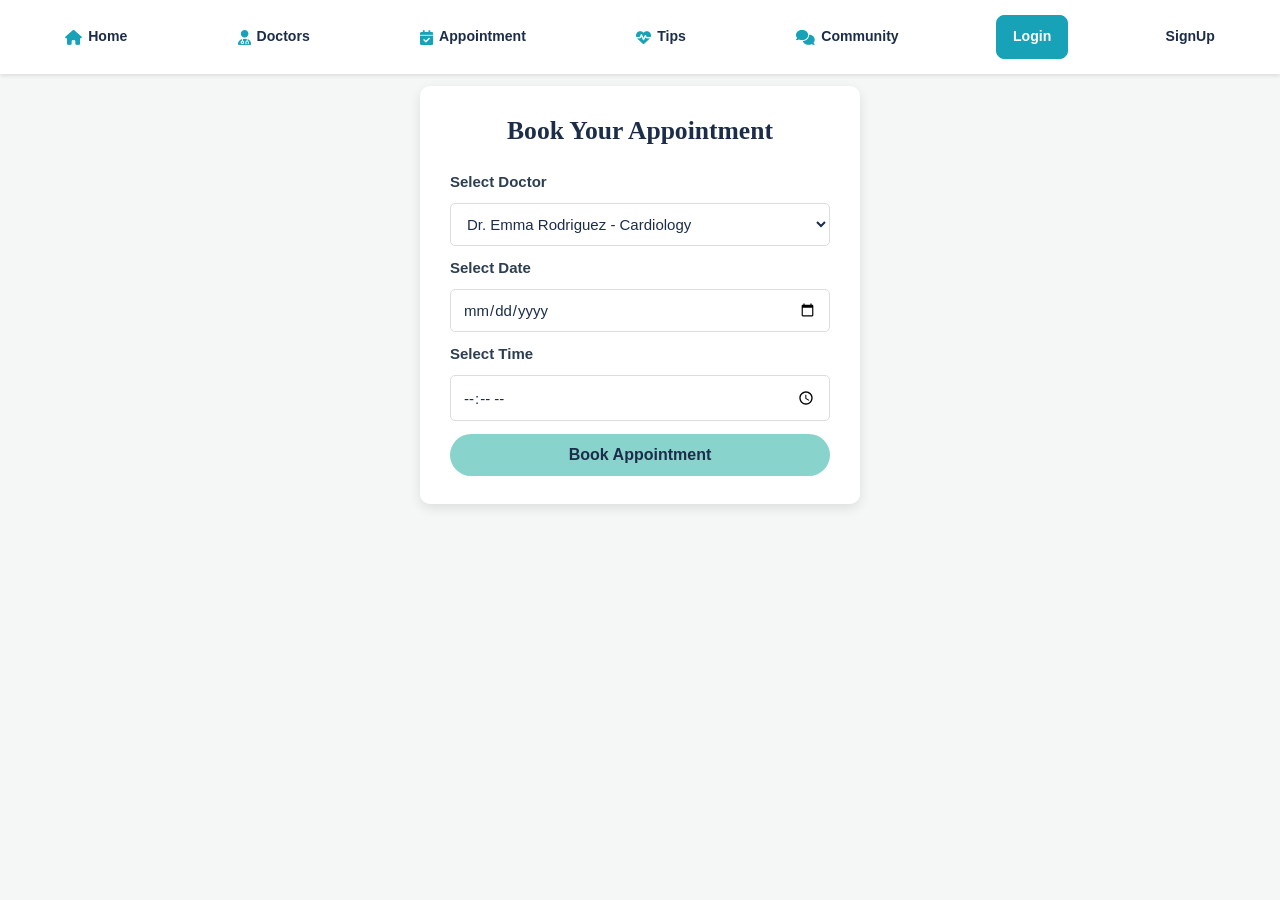
<file: pages/appointments.html>
<!DOCTYPE html>
<html lang="en">
<head>
    <meta charset="UTF-8">
    <meta name="viewport" content="width=device-width, initial-scale=1.0">
    <title>Book Appointment - HealthCare System</title>

<link  rel="stylesheet" href="../styles/appointment.css"/>
<link rel="stylesheet" href="https://cdnjs.cloudflare.com/ajax/libs/font-awesome/6.5.0/css/all.min.css" />
</head>


<body>
   <header>
    <nav>
        <ul>
            <li><a href="HomePage.HTML"><i class="fas fa-home"></i> Home</a></li>
            <li><a href="Doctors.html"><i class="fas fa-user-md"></i> Doctors</a></li>
            <li><a href="appointments.html"><i class="fas fa-calendar-check"></i> Appointment</a></li>
            <li><a href="Health-tips.html"><i class="fas fa-heartbeat"></i> Tips</a></li>
            <li><a href="community.html"><i class="fas fa-comments"></i> Community</a></li>
            <li><a href="index.html">Login</a></li>
            <li><a href="signup.html">SignUp</a> </li>
        </ul>
    </nav>
</header>
<div class="header-spacer"></div>
    <div id="appointment-container">
        <div class="form-container">
            <h2>Book Your Appointment</h2>
               <form id="appointmentForm" action="../php/submit_appointment.php" method="POST">
                <label for="doctor">Select Doctor</label>
                  <select id="doctor" name="doctor" required>
          <option value="Dr. Emma Rodriguez">Dr. Emma Rodriguez - Cardiology</option>
          <option value="Dr. Jacob Nguyen">Dr. Jacob Nguyen - Pediatrics</option>
          <option value="Dr. Michael Smith">Dr. Michael Smith - Dermatology</option>
          <option value="Dr. Sophia Patel">Dr. Sophia Patel - Orthopedics</option>
          <option value="Dr. Julia Clarke">Dr. Julia Clarke - Neurology</option>
          <option value="Dr. Lara Lee">Dr. Lara Lee - General Medicine</option>
          <option value="Dr. Andrew King">Dr. Andrew King - Gynecology</option>
          <option value="Dr. David Lee">Dr. David Lee - Urology</option>
          <option value="Dr. Clara Johnson">Dr. Clara Johnson - Ophthalmology</option>
          <option value="Dr. Paul Adams">Dr. Paul Adams - Endocrinology</option>
        </select>

                <label for="date">Select Date</label>
                <input type="date" id="date" name="date" required>

                <label for="time">Select Time</label>
                <input type="time" id="time" name="time" required>

                <button type="submit">Book Appointment</button>
            </form>
        </div>
    </div>
<!-- Doctor Info Modal -->
<div id="doctorModal" class="modal">
  <div class="modal-content">
    <span class="close">&times;</span>
    <h2 id="modalName"></h2>
    <p id="modalSpecialty"></p>
    <p id="modalExperience"></p>
    <p id="modalLocation"></p>
    <p id="modalAvailability"></p>
  </div>
</div>

<script>
const doctorSelect = document.getElementById("doctor");
const modal = document.getElementById("doctorModal");
const closeBtn = document.querySelector(".close");

doctorSelect.addEventListener("change", function() {
  const selectedOption = this.options[this.selectedIndex].text;
  // Example: "Dr. Emma Rodriguez - Cardiology"

  // Split into name and specialty
  const [name, specialty] = selectedOption.split(" - ");

  // Fill modal
  document.getElementById("modalName").textContent = name;
  document.getElementById("modalSpecialty").textContent = "Specialty: " + (specialty || "N/A");
  document.getElementById("modalExperience").textContent = "Experience: (to be shown)";
  document.getElementById("modalLocation").textContent = "Location: (to be shown)";
  document.getElementById("modalAvailability").textContent = "Availability: (to be shown)";

  // Show modal
  modal.style.display = "block";
});

// Close modal
closeBtn.onclick = () => modal.style.display = "none";
window.onclick = (event) => { if (event.target == modal) modal.style.display = "none"; };
</script>

<script>
const appointmentForm = document.getElementById("appointmentForm");

appointmentForm.addEventListener("submit", async function (event) {
    event.preventDefault();

    try {
        const response = await fetch("../php/check_session.php");

        if (!response.ok) {
            throw new Error("Could not check login status.");
        }

        const session = await response.json();

        if (!session.loggedIn) {
            showLoginNotification();
            return;
        }

        // Submit the form only if the user is logged in.
        appointmentForm.submit();

    } catch (error) {
        console.error("Login check failed:", error);
        showLoginNotification(
            "We couldn't verify your login. Please try again."
        );
    }
});

function showLoginNotification(message = "") {
    // Prevent duplicate notifications.
    if (document.querySelector(".login-notification-overlay")) {
        return;
    }

    const overlay = document.createElement("div");
    overlay.className = "login-notification-overlay";

    overlay.innerHTML = `
        <div class="login-notification" role="alertdialog"
             aria-modal="true" aria-labelledby="loginNotificationTitle">

            <button type="button"
                    class="login-notification-close"
                    aria-label="Close notification">
                &times;
            </button>

            <div class="login-notification-icon">
                <i class="fas fa-lock" aria-hidden="true"></i>
            </div>

            <h3 id="loginNotificationTitle">
                ${message ? "Login verification failed" : "Login required"}
            </h3>

            <p>
                ${message ||
                "Please log in with your patient account to book an appointment."}
            </p>

            <div class="login-notification-actions">
                <a href="index.html?error=login_required"
                   class="login-notification-button">
                    Log In
                </a>

                <button type="button"
                        class="login-notification-dismiss">
                    Maybe later
                </button>
            </div>
        </div>
    `;

    document.body.appendChild(overlay);

    const closeNotification = () => overlay.remove();

    overlay.querySelector(".login-notification-close")
        .addEventListener("click", closeNotification);

    overlay.querySelector(".login-notification-dismiss")
        .addEventListener("click", closeNotification);

    // Close if the user clicks outside the notification.
    overlay.addEventListener("click", (event) => {
        if (event.target === overlay) {
            closeNotification();
        }
    });

    // Close with the Escape key.
    function handleEscape(event) {
        if (event.key === "Escape") {
            closeNotification();
            document.removeEventListener("keydown", handleEscape);
        }
    }

    document.addEventListener("keydown", handleEscape);
}

// Show the notification if the PHP handler redirected here.
const appointmentParams = new URLSearchParams(window.location.search);

if (appointmentParams.get("error") === "login_required") {
    showLoginNotification();

    window.history.replaceState(
        {},
        document.title,
        window.location.pathname
    );
}
</script>
</body>

</html>
</file>
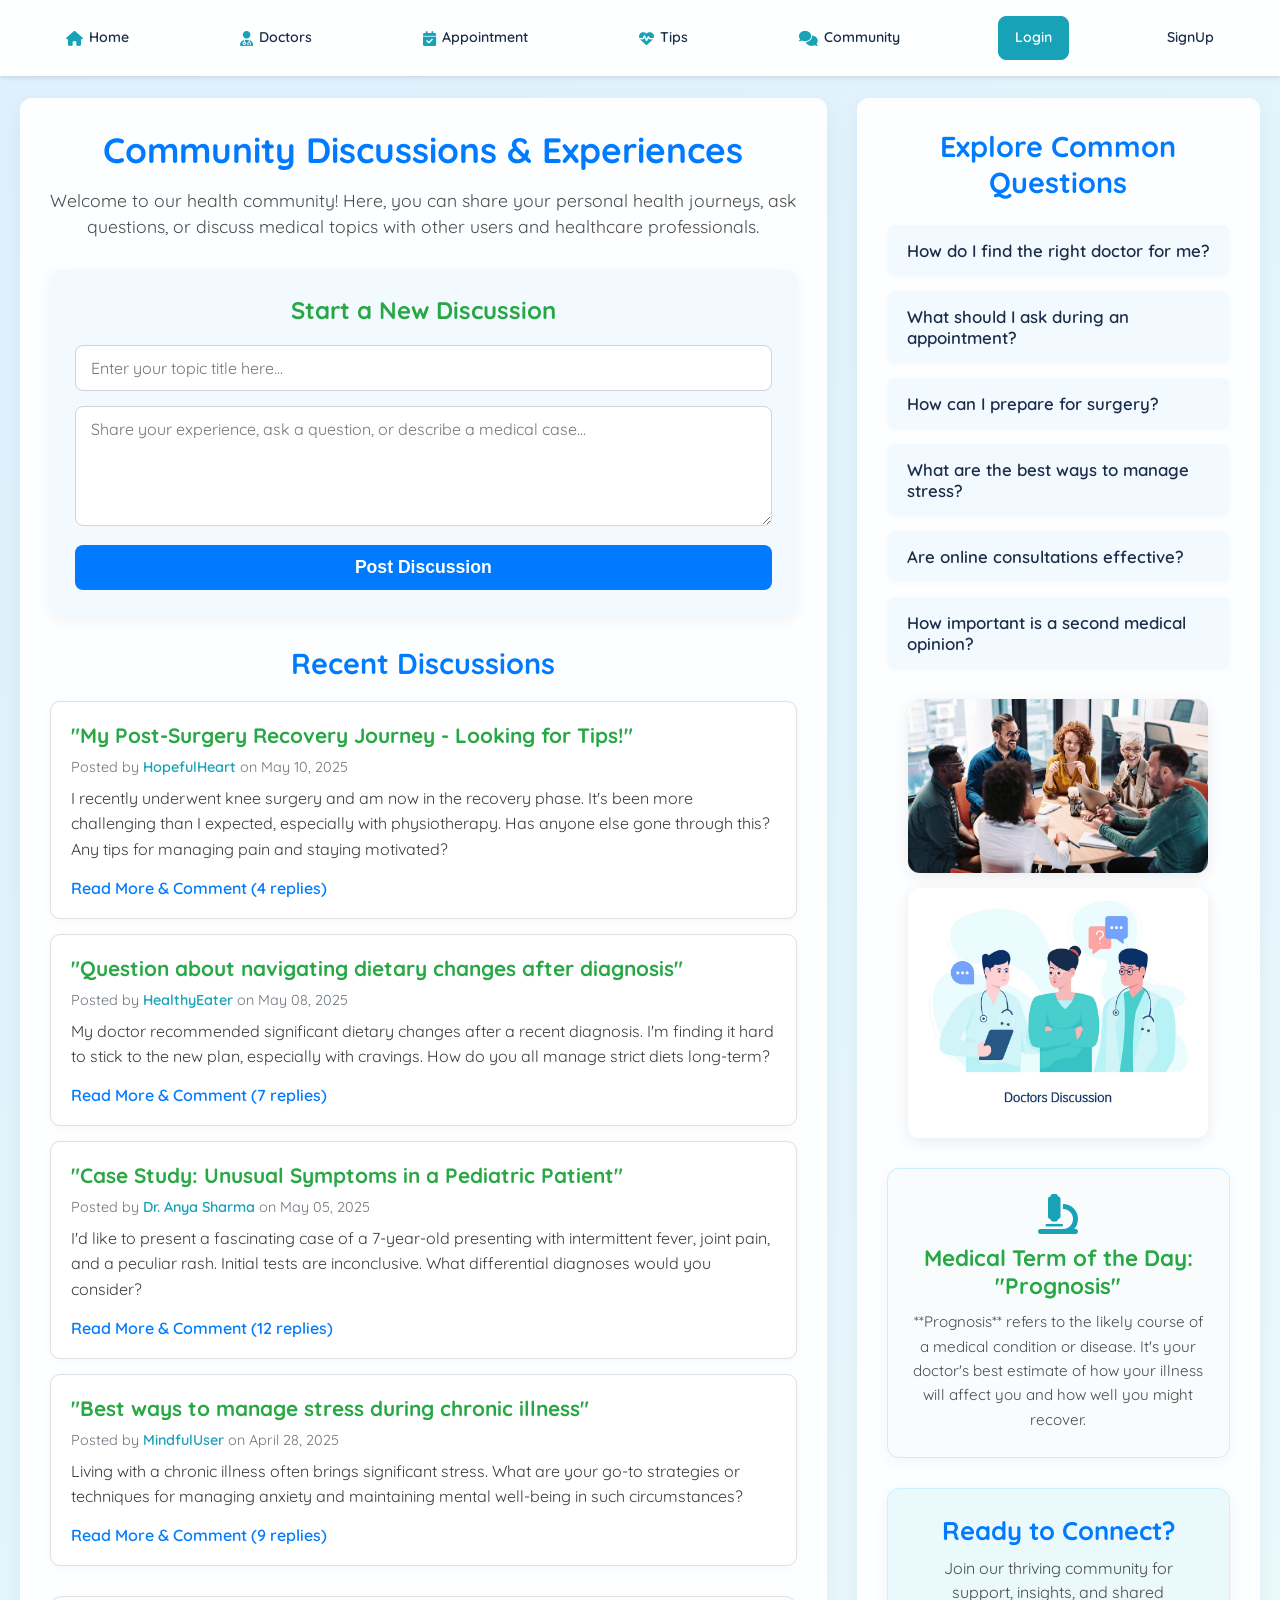
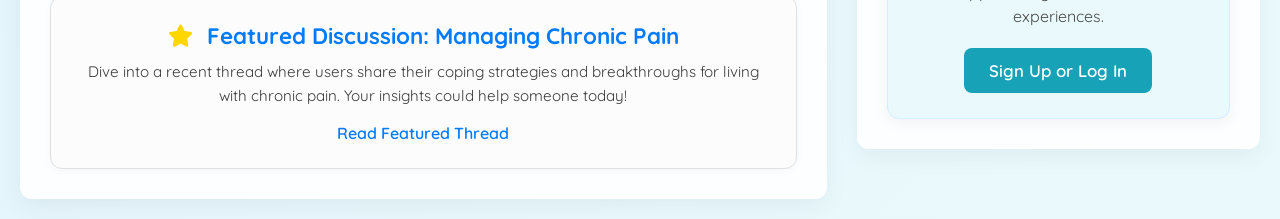
<file: pages/community.html>
<!DOCTYPE html>
<html lang="en">
<head>
    <meta charset="UTF-8" />
    <meta name="viewport" content="width=device-width, initial-scale=1.0" />
    <title>Community Discussions - Health Tips</title>
    <link href="https://fonts.googleapis.com/css2?family=Quicksand:wght@400;600&display=swap" rel="stylesheet">
    <link rel="stylesheet" href="https://cdnjs.cloudflare.com/ajax/libs/font-awesome/6.5.0/css/all.min.css" />
<link rel="stylesheet" href="../styles/community.css"/>
</head>
<body>

<header>
    <nav>
        <ul>
            <li><a href="HomePage.HTML"><i class="fas fa-home"></i> Home</a></li>
            <li><a href="Doctors.html"><i class="fas fa-user-md"></i> Doctors</a></li>
            <li><a href="appointments.html"><i class="fas fa-calendar-check"></i> Appointment</a></li>
            <li><a href="Health-tips.html"><i class="fas fa-heartbeat"></i> Tips</a></li>
            <li><a href="community.html"><i class="fas fa-comments"></i> Community</a></li>
            <li><a href="index.html">Login</a></li>
            <li><a href="signup.html">SignUp</a> </li>
        </ul>
    </nav>
</header>

<div class="header-spacer"></div>

<main>
    <div class="community-section">
        <h2>Community Discussions & Experiences</h2>
        <p class="community-intro">
            Welcome to our health community! Here, you can share your personal health journeys, ask questions, or discuss medical topics with other users and healthcare professionals.
        </p>

        <div class="new-post-area">
            <h3>Start a New Discussion</h3>
            <input type="text" placeholder="Enter your topic title here..." class="post-title-input">
            <textarea placeholder="Share your experience, ask a question, or describe a medical case..." class="post-content-input"></textarea>
            <button class="post-button">Post Discussion</button>
        </div>

        <div class="discussion-list">
            <h3>Recent Discussions</h3>

            <div class="discussion-post">
                <h4>"My Post-Surgery Recovery Journey - Looking for Tips!"</h4>
                <p class="post-meta">Posted by <span class="author">HopefulHeart</span> on May 10, 2025</p>
                <p class="post-excerpt">
                    I recently underwent knee surgery and am now in the recovery phase. It's been more challenging than I expected, especially with physiotherapy. Has anyone else gone through this? Any tips for managing pain and staying motivated?
                </p>
                <a href="#" class="read-more">Read More & Comment (4 replies)</a>
            </div>

            <div class="discussion-post">
                <h4>"Question about navigating dietary changes after diagnosis"</h4>
                <p class="post-meta">Posted by <span class="author">HealthyEater</span> on May 08, 2025</p>
                <p class="post-excerpt">
                    My doctor recommended significant dietary changes after a recent diagnosis. I'm finding it hard to stick to the new plan, especially with cravings. How do you all manage strict diets long-term?
                </p>
                <a href="#" class="read-more">Read More & Comment (7 replies)</a>
            </div>

            <div class="discussion-post">
                <h4>"Case Study: Unusual Symptoms in a Pediatric Patient"</h4>
                <p class="post-meta">Posted by <span class="author">Dr. Anya Sharma</span> on May 05, 2025</p>
                <p class="post-excerpt">
                    I'd like to present a fascinating case of a 7-year-old presenting with intermittent fever, joint pain, and a peculiar rash. Initial tests are inconclusive. What differential diagnoses would you consider?
                </p>
                <a href="#" class="read-more">Read More & Comment (12 replies)</a>
            </div>

            <div class="discussion-post">
                <h4>"Best ways to manage stress during chronic illness"</h4>
                <p class="post-meta">Posted by <span class="author">MindfulUser</span> on April 28, 2025</p>
                <p class="post-excerpt">
                    Living with a chronic illness often brings significant stress. What are your go-to strategies or techniques for managing anxiety and maintaining mental well-being in such circumstances?
                </p>
                <a href="#" class="read-more">Read More & Comment (9 replies)</a>
            </div>

        </div>

        <div class="featured-content-box">
            <h4><i class="fas fa-star featured-icon"></i> Featured Discussion: Managing Chronic Pain</h4>
            <p>Dive into a recent thread where users share their coping strategies and breakthroughs for living with chronic pain. Your insights could help someone today!</p>
            <a href="#" class="read-more">Read Featured Thread</a>
        </div>
    </div>

    <div class="community-questions-sidebar">
        <h3>Explore Common Questions</h3>
        <div class="question-item">
            <a href="#">How do I find the right doctor for me?</a>
        </div>
        <div class="question-item">
            <a href="#">What should I ask during an appointment?</a>
        </div>
        <div class="question-item">
            <a href="#">How can I prepare for surgery?</a>
        </div>
        <div class="question-item">
            <a href="#">What are the best ways to manage stress?</a>
        </div>
        <div class="question-item">
            <a href="#">Are online consultations effective?</a>
        </div>
        <div class="question-item">
            <a href="#">How important is a second medical opinion?</a>
        </div>

        <div class="participation-images">
            <img src="../images/people_discussion.jpg" alt="People discussing health">
            <img src="../images/doctors-discussion.jpg" alt="Woman sharing her experience">
        </div>

        <div class="medical-insight-box">
            <i class="fas fa-microscope insight-icon"></i>
            <h4>Medical Term of the Day: <strong>"Prognosis"</strong></h4>
            <p>
                **Prognosis** refers to the likely course of a medical condition or disease. It's your doctor's best estimate of how your illness will affect you and how well you might recover.
            </p>
        </div>

        <div class="call-to-action-box">
            <h3>Ready to Connect?</h3>
            <p>Join our thriving community for support, insights, and shared experiences.</p>
            <a href="#" class="action-button">Sign Up or Log In</a>
        </div>
    </div>
</main>

</body>
</html>
</file>
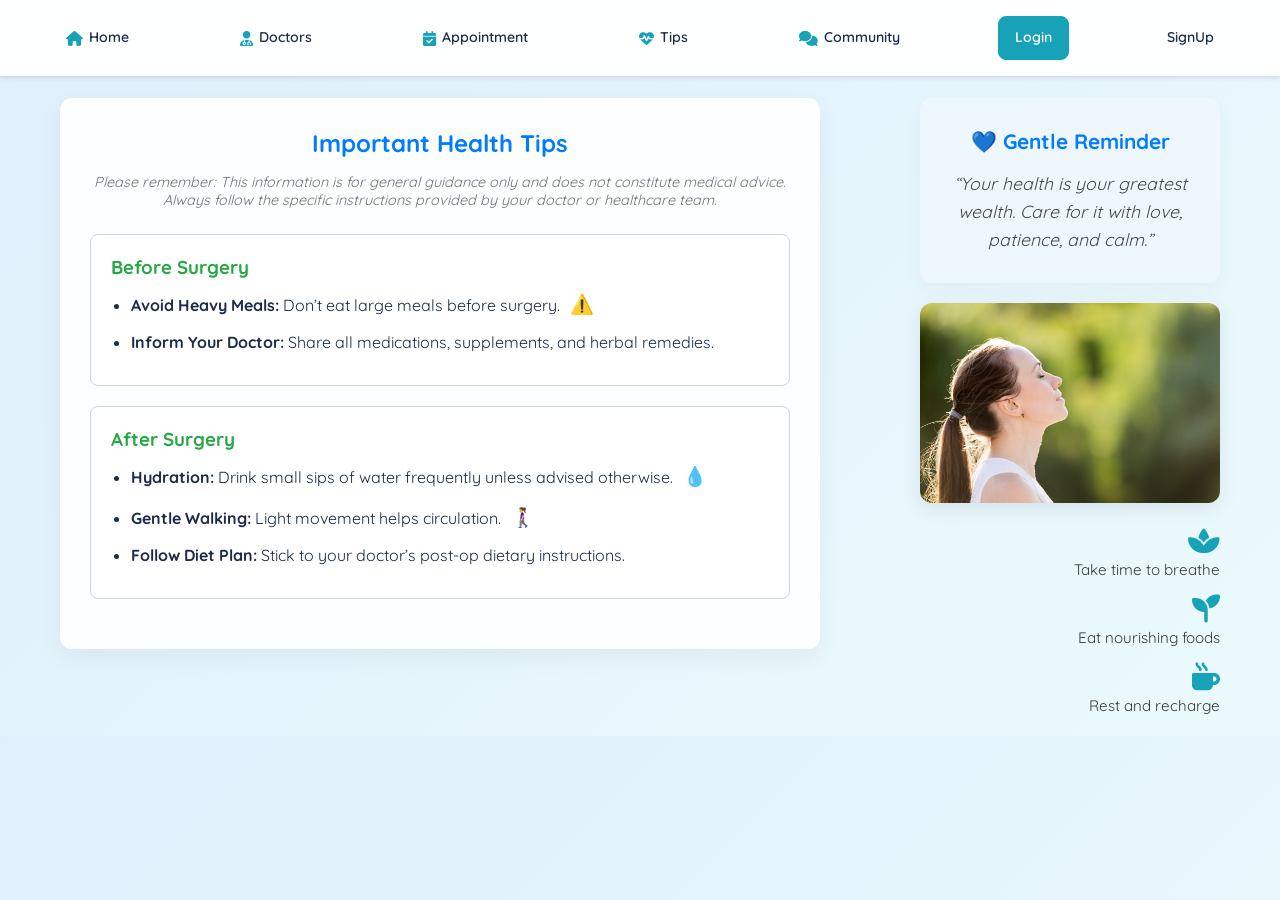
<file: pages/Health-tips.html>
<!DOCTYPE html>
<html lang="en">
<head>
    <meta charset="UTF-8" />
    <meta name="viewport" content="width=device-width, initial-scale=1.0" />
    <title>Health Tips</title>
    <link href="https://fonts.googleapis.com/css2?family=Quicksand:wght@400;600&display=swap" rel="stylesheet">
    <link rel="stylesheet" href="https://cdnjs.cloudflare.com/ajax/libs/font-awesome/6.5.0/css/all.min.css" />
<link rel ="stylesheet" href="../styles/Tips.css"/>

</head>
<body>
<header>
    <nav>
        <ul>
            <li><a href="HomePage.HTML"><i class="fas fa-home"></i> Home</a></li>
            <li><a href="Doctors.html"><i class="fas fa-user-md"></i> Doctors</a></li>
            <li><a href="appointments.html"><i class="fas fa-calendar-check"></i> Appointment</a></li>
            <li><a href="Health-tips.html"><i class="fas fa-heartbeat"></i> Tips</a></li>
            <li><a href="community.html"><i class="fas fa-comments"></i> Community</a></li>
            <li><a href="index.html">Login</a></li>
            <li><a href="signup.html">SignUp</a> </li>
        </ul>
    </nav>
</header>

<div class="header-spacer"></div>

<main>
    <div class="tips-container">
        <h2>Important Health Tips</h2>
        <p class="disclaimer">Please remember: This information is for general guidance only and does not constitute medical advice. Always follow the specific instructions provided by your doctor or healthcare team.</p>

        <div class="tip-category">
            <h3>Before Surgery</h3>
            <ul>
                <li><strong>Avoid Heavy Meals:</strong> Don’t eat large meals before surgery. <span class="icon">⚠️</span></li>
                <li><strong>Inform Your Doctor:</strong> Share all medications, supplements, and herbal remedies.</li>
            </ul>
        </div>

        <div class="tip-category">
            <h3>After Surgery</h3>
            <ul>
                <li><strong>Hydration:</strong> Drink small sips of water frequently unless advised otherwise. <span class="icon">💧</span></li>
                <li><strong>Gentle Walking:</strong> Light movement helps circulation. <span class="icon">🚶‍♀️</span></li>
                <li><strong>Follow Diet Plan:</strong> Stick to your doctor’s post-op dietary instructions.</li>
            </ul>
        </div>
    </div>

    <div class="right-column-wrapper">
        <div class="quote-section">
            <h3>💙 Gentle Reminder</h3>
            <p>“Your health is your greatest wealth. Care for it with love, patience, and calm.”</p>
        </div>

        <div class="calm-image">
            <img src="../images/calm-placeholder.webp" alt="Relaxing nature">
        </div>

        <div class="wellness-icons">
            <div>
                <i class="fas fa-spa"></i>
                <p>Take time to breathe</p>
            </div>
            <div>
                <i class="fas fa-seedling"></i>
                <p>Eat nourishing foods</p>
            </div>
            <div>
                <i class="fas fa-mug-hot"></i>
                <p>Rest and recharge</p>
            </div>
        </div>
    </div>
    </main>

</body>
</html>
</file>
<file: styles/appointment.css>
/* =========================
   1. GENERAL RESET & COLORS
========================= */

* {
    margin: 0;
    padding: 0;
    box-sizing: border-box;
}

html {
    width: 100%;
    scroll-behavior: smooth;
}

body {
    font-family: 'Montserrat', sans-serif;
    background: #f4f7f6;
    color: #1C2D4A;
    min-height: 100vh;
    overflow-x: clip;
}

/* =========================
   2. FIXED NAVBAR
========================= */

header {
    background-color: rgba(255, 255, 255, 0.95);
    position: fixed;
    top: 0;
    left: 0;
    width: 100%;
    padding: 16px 0;
    z-index: 100;
    box-shadow: 0 2px 4px rgba(0, 0, 0, 0.1);
}

nav ul {
    display: flex;
    justify-content: center;
    align-items: center;
    list-style: none;
    padding: 0 12px;
    min-height: 40px;
    gap: 4px;
}

nav ul li {
    flex: 1 1 auto;
    min-width: 0;
    text-align: center;
    padding: 0 4px;
}

nav ul li a {
    text-decoration: none;
    color: #1C2D4A;
    font-weight: 600;
    font-size: clamp(14px, 1.1vw, 17px);
    white-space: nowrap;
    display: inline-flex;
    align-items: center;
    justify-content: center;
    gap: 6px;
    min-height: 44px;
    padding: 8px 12px;
    border: 1px solid transparent;
    border-radius: 8px;
    line-height: 1.4;
    transition:
        color 0.25s ease,
        background-color 0.25s ease,
        border-color 0.25s ease;
}

/* Navbar icons */

nav ul li a i {
    display: inline-flex;
    align-items: center;
    justify-content: center;
    color: #17a2b8;
    font-size: 15px;
    transition: transform 0.25s ease;
    border: none;
    padding: 0;
    border-radius: 0;
}

/* Hover effect — matches Home.css */

nav ul li a:hover {
    color: #138496;
    background: #f0f9fa;
    border-color: #d8eff1;
}

nav ul li a:hover i {
    transform: translateY(-1px);
}

/* Login link — normal state */

nav ul li a[href="index.html"],
nav ul li a[href="login.html"] {
    padding: 9px 16px;
    color: #ffffff;
    background: #17a2b8;
    border-color: #17a2b8;
    border-radius: 8px;
}

/* Login link — hover state */

nav ul li a[href="index.html"]:hover,
nav ul li a[href="login.html"]:hover {
    color: #ffffff;
    background: #138496;
    border-color: #138496;
}

/* Keyboard accessibility */

nav a:focus-visible {
    outline: 3px solid #73d0dc;
    outline-offset: 3px;
}

/* =========================
   3. HEADER SPACER
========================= */

.header-spacer {
    height: 82px;
    width: 100%;
}

/* =========================
   4. MAIN APPOINTMENT SECTION
========================= */

main {
    margin: 0;
    padding: 0;
}

#appointment-container {
    display: flex;
    justify-content: center;
    align-items: flex-start;
    width: 100%;
    min-height: calc(100vh - 82px);
    padding: 12px 24px 35px;
}

/* =========================
   5. APPOINTMENT FORM
========================= */

.form-container {
    width: 100%;
    max-width: 440px;
    padding: 28px 30px;
    background: rgba(255, 255, 255, 0.95);
    border-radius: 10px;
    box-shadow: 0 4px 12px rgba(0, 0, 0, 0.1);
    display: flex;
    flex-direction: column;
    gap: 14px;
    margin: 0 auto;
}

h2 {
    text-align: center;
    color: #1C2D4A;
    font-family: 'Playfair Display', serif;
    margin-bottom: 12px;
    font-size: clamp(24px, 2vw, 29px);
    line-height: 1.3;
}

form {
    display: flex;
    flex-direction: column;
    gap: 13px;
    width: 100%;
}

form label {
    color: #2c3e50;
    font-weight: 600;
    font-size: 15px;
}

form input,
form select,
form textarea {
    width: 100%;
    min-width: 0;
    padding: 11px 12px;
    border: 1px solid #ddd;
    border-radius: 5px;
    font-family: inherit;
    font-size: 15px;
    color: #1C2D4A;
    background: #fff;
}

form input:focus,
form select:focus,
form textarea:focus {
    outline: 2px solid rgba(23, 162, 184, 0.3);
    border-color: #17a2b8;
}

form textarea {
    min-height: 90px;
    resize: vertical;
}

form button {
    width: 100%;
    padding: 12px;
    background-color: #88D4CC;
    color: #1C2D4A;
    border: none;
    border-radius: 30px;
    font-family: inherit;
    font-size: 16px;
    font-weight: 600;
    cursor: pointer;
    transition: background-color 0.3s ease, color 0.3s ease;
}

form button:hover {
    background-color: #1C2D4A;
    color: #fff;
}

/* =========================
   6. MODAL
========================= */

.modal {
    display: none;
    position: fixed;
    z-index: 1000;
    inset: 0;
    width: 100%;
    height: 100%;
    overflow-y: auto;
    background-color: rgba(0, 0, 0, 0.6);
    padding: 24px 16px;
}

.modal-content {
    background: #fff;
    margin: 5vh auto;
    padding: 24px;
    border-radius: 8px;
    width: 100%;
    max-width: 650px;
    max-height: 90vh;
    overflow-y: auto;
    animation: fadeIn 0.3s ease-in-out;
}

.close {
    float: right;
    font-size: 24px;
    cursor: pointer;
}

@keyframes fadeIn {
    from {
        opacity: 0;
        transform: translateY(-20px);
    }

    to {
        opacity: 1;
        transform: translateY(0);
    }
}

/* =========================
   7. LAPTOPS & SMALL DESKTOPS
========================= */

@media (min-width: 993px) {
    header {
        padding: 15px 0;
    }

    .header-spacer {
        height: 78px;
    }

    #appointment-container {
        min-height: calc(100vh - 78px);
        padding-top: 8px;
        padding-bottom: 30px;
    }

    .form-container {
        max-width: 440px;
        padding: 28px 30px;
    }
}

/* =========================
   8. TABLETS
========================= */

@media (max-width: 992px) {
    header {
        padding: 12px 0;
    }

    nav ul {
        gap: 2px;
        padding: 0 6px;
    }

    nav ul li {
        padding: 0 2px;
    }

    nav ul li a {
        font-size: 13px;
        gap: 3px;
        padding: 7px 3px;
    }

    nav ul li a i {
        padding: 5px 7px;
    }

    nav ul li a[href="login.html"] {
        padding: 6px 8px;
    }

    .header-spacer {
        height: 68px;
    }

    #appointment-container {
        min-height: calc(100vh - 68px);
        padding: 12px 20px 30px;
    }

    .form-container {
        max-width: 420px;
        padding: 25px;
    }
}

/* =========================
   9. MOBILE
========================= */

@media (max-width: 600px) {
    header {
        padding: 8px 0;
    }

    nav ul {
        padding: 0 5px;
        gap: 1px;
    }

    nav ul li {
        padding: 0 1px;
    }

    nav ul li a {
        font-size: 11px;
        gap: 3px;
        padding: 6px 2px;
        white-space: normal;
        overflow-wrap: anywhere;
    }

    nav ul li a i {
        padding: 4px 5px;
        margin: 0;
    }

    nav ul li a[href="login.html"] {
        padding: 5px 4px;
    }

    .header-spacer {
        height: 60px;
    }

    #appointment-container {
        min-height: calc(100vh - 60px);
        padding: 12px 14px 24px;
    }

    .form-container {
        max-width: 440px;
        padding: 22px 20px;
        gap: 12px;
    }

    h2 {
        font-size: 24px;
        margin-bottom: 8px;
    }

    form {
        gap: 12px;
    }

    form label {
        font-size: 14px;
    }

    form input,
    form select,
    form textarea {
        font-size: 16px;
        padding: 11px;
    }

    form button {
        font-size: 16px;
    }

    .modal-content {
        padding: 18px;
        margin: 3vh auto;
    }
}

/* =========================
   10. VERY SMALL PHONES
========================= */

@media (max-width: 420px) {
    header {
        padding: 6px 0;
    }

    /* Keep the navbar horizontal and allow wrapping */

    nav ul {
        flex-wrap: wrap;
        justify-content: center;
        min-height: auto;
        gap: 3px;
    }

    nav ul li {
        flex: 0 1 auto;
        width: auto;
    }

    nav ul li a {
        font-size: 11px;
        padding: 5px 3px;
    }

    nav ul li a i {
        padding: 3px 4px;
    }

    .header-spacer {
        height: 64px;
    }

    #appointment-container {
        min-height: calc(100vh - 64px);
        padding: 10px 10px 20px;
    }

    .form-container {
        width: 100%;
        max-width: 360px;
        padding: 18px 15px;
    }

    h2 {
        font-size: 22px;
    }

    .modal-content {
        padding: 15px;
    }
}

/* =========================
   11. SHORT LAPTOP SCREENS
========================= */

@media (min-width: 993px) and (max-height: 750px) {
    #appointment-container {
        padding-top: 6px;
        padding-bottom: 20px;
    }

    .form-container {
        padding: 20px 26px;
        gap: 10px;
    }

    h2 {
        margin-bottom: 6px;
    }

    form {
        gap: 10px;
    }

    form textarea {
        min-height: 65px;
    }
}
/* Centered login notification overlay */
.login-notification-overlay {
    position: fixed;
    inset: 0;
    z-index: 10000;
    display: flex;
    align-items: center;
    justify-content: center;
    padding: 20px;
    box-sizing: border-box;
    background: rgba(20, 34, 54, 0.45);
    backdrop-filter: blur(3px);
    animation: overlayFadeIn 0.25s ease;
}

/* Notification card */
.login-notification {
    position: relative;
    width: 100%;
    max-width: 420px;
    padding: 34px 30px 30px;
    box-sizing: border-box;
    text-align: center;
    background: #ffffff;
    border: 1px solid #dce7f0;
    border-top: 5px solid #1c2d4a;
    border-radius: 18px;
    box-shadow: 0 20px 60px rgba(28, 45, 74, 0.22);
    font-family: 'Montserrat', sans-serif;
    animation: notificationPopIn 0.3s ease;
}

/* Lock icon */
.login-notification-icon {
    display: flex;
    align-items: center;
    justify-content: center;
    width: 58px;
    height: 58px;
    margin: 0 auto 18px;
    color: #1c2d4a;
    background: #edf3f9;
    border-radius: 50%;
    font-size: 23px;
}

/* Notification heading */
.login-notification-content h3,
.login-notification h3 {
    margin: 0 0 12px;
    color: #1c2d4a;
    font-size: 21px;
    font-weight: 600;
}

/* Notification message */
.login-notification-content p,
.login-notification p {
    margin: 0 0 24px;
    color: #586779;
    font-size: 14px;
    line-height: 1.7;
}

/* Action buttons */
.login-notification-actions {
    display: flex;
    align-items: center;
    justify-content: center;
    flex-wrap: wrap;
    gap: 12px;
}

.login-notification-button {
    display: inline-flex;
    align-items: center;
    justify-content: center;
    min-height: 42px;
    padding: 0 22px;
    box-sizing: border-box;
    color: #ffffff;
    background: #1c2d4a;
    border: none;
    border-radius: 8px;
    font-family: inherit;
    font-size: 13px;
    font-weight: 600;
    text-decoration: none;
    cursor: pointer;
    transition: background 0.2s ease, transform 0.2s ease;
}

.login-notification-button:hover {
    background: #30496d;
    transform: translateY(-1px);
}

.login-notification-dismiss {
    min-height: 42px;
    padding: 0 12px;
    color: #64748b;
    background: transparent;
    border: none;
    border-radius: 8px;
    font-family: inherit;
    font-size: 13px;
    cursor: pointer;
}

.login-notification-dismiss:hover {
    color: #1c2d4a;
    background: #f3f6f9;
}

/* Close button */
.login-notification-close {
    position: absolute;
    top: 12px;
    right: 14px;
    width: 30px;
    height: 30px;
    color: #7b8794;
    background: transparent;
    border: none;
    border-radius: 50%;
    font-size: 25px;
    line-height: 1;
    cursor: pointer;
}

.login-notification-close:hover {
    color: #1c2d4a;
    background: #f3f6f9;
}

/* Animations */
@keyframes overlayFadeIn {
    from { opacity: 0; }
    to { opacity: 1; }
}

@keyframes notificationPopIn {
    from {
        opacity: 0;
        transform: translateY(12px) scale(0.97);
    }
    to {
        opacity: 1;
        transform: translateY(0) scale(1);
    }
}

/* Mobile layout */
@media (max-width: 480px) {
    .login-notification {
        max-width: 360px;
        padding: 30px 22px 24px;
    }

    .login-notification h3 {
        font-size: 19px;
    }

    .login-notification p {
        font-size: 13px;
    }
}

@media (prefers-reduced-motion: reduce) {
    .login-notification-overlay,
    .login-notification {
        animation: none;
    }
}
</file>
<file: styles/community.css>
/* --- General Reset & Body Styles --- */
* {
    box-sizing: border-box;
    margin: 0;
    padding: 0;
}

body {
    font-family: 'Quicksand', sans-serif;
    background: linear-gradient(135deg, #dfeffc 0%, #eafafc 100%);
    color: #1C2D4A;
}

/* =========================
   HEADER & NAVBAR
   MATCH APPOINTMENT PAGE
========================= */

header {
    background-color: rgba(255, 255, 255, 0.95);
    -webkit-backdrop-filter: blur(10px);
    backdrop-filter: blur(10px);

    position: fixed;
    top: 0;
    left: 0;
    width: 100%;
    padding: 16px 0;

    z-index: 100;
    box-shadow: 0 2px 4px rgba(0, 0, 0, 0.1);
}

nav {
    width: 100%;
}

nav ul {
    display: flex;
    justify-content: center;
    align-items: center;

    list-style: none;
    padding: 0 12px;
    margin: 0;

    min-height: 40px;
    gap: 4px;
}

nav ul li {
    flex: 1 1 auto;
    min-width: 0;
    text-align: center;
    padding: 0 4px;
}

nav ul li a {
    text-decoration: none;
    color: #1C2D4A;
    font-weight: 600;
    font-size: clamp(14px, 1.1vw, 17px);

    display: inline-flex;
    justify-content: center;
    align-items: center;
    gap: 6px;

    min-height: 44px;
    padding: 8px 12px;

    border: 1px solid transparent;
    border-radius: 8px;
    line-height: 1.4;

    transition:
        color 0.2s ease,
        background-color 0.2s ease,
        border-color 0.2s ease;
}

nav ul li a i {
    color: #17a2b8;
    font-size: 15px;
    margin-right: 0;
    padding: 0;
    border: none;
    border-radius: 0;

    transition: transform 0.2s ease;
}

nav ul li a:hover {
    color: #138496;
    background-color: #f0f9fa;
    border-color: #d8eff1;
}

nav ul li a:hover i {
    transform: translateY(-1px);
}

/* Login button */
nav ul li a[href="index.html"],
nav ul li a[href="login.html"] {
    padding: 9px 16px;
    color: #ffffff;
    background-color: #17a2b8;
    border-color: #17a2b8;
    border-radius: 8px;
}

nav ul li a[href="index.html"]:hover,
nav ul li a[href="login.html"]:hover {
    color: #ffffff;
    background-color: #138496;
    border-color: #138496;
}

/* Keyboard accessibility */
nav ul li a:focus-visible {
    outline: 3px solid #73d0dc;
    outline-offset: 3px;
}

/* Header spacer for fixed navbar */
.header-spacer {
    height: 78px;
    width: 100%;
    flex-shrink: 0;
}

/* =========================
   MAIN CONTENT AREA
========================= */

main {
    padding: 20px;
    max-width: 1300px;
    margin: auto;
    display: grid;
    grid-template-columns: 2fr 1fr;
    gap: 30px;
    align-items: start;
}

/* --- Community Section (Left Column) --- */

.community-section {
    background: #ffffffea;
    padding: 30px;
    border-radius: 12px;
    box-shadow: 0 8px 24px rgba(0, 0, 0, 0.05);
    grid-column: 1 / 2;
    width: 100%;
    text-align: center;
}

.community-section h2 {
    color: #007bff;
    margin-bottom: 15px;
    font-size: 2.2em;
}

.community-intro {
    font-size: 1.1em;
    color: #4a4a4a;
    margin-bottom: 30px;
    line-height: 1.5;
}

/* --- New Post Area --- */

.new-post-area {
    background-color: rgba(240, 248, 255, 0.8);
    border-radius: 10px;
    padding: 25px;
    margin-bottom: 30px;
    box-shadow: 0 4px 15px rgba(0, 0, 0, 0.05);
    text-align: left;
}

.new-post-area h3 {
    color: #28a745;
    margin-bottom: 20px;
    font-size: 1.5em;
    text-align: center;
}

.post-title-input,
.post-content-input {
    width: 100%;
    padding: 12px 15px;
    margin-bottom: 15px;
    border: 1px solid #ced4da;
    border-radius: 8px;
    font-family: 'Quicksand', sans-serif;
    font-size: 1em;
    color: #1C2D4A;
    transition: border-color 0.3s ease;
}

.post-title-input:focus,
.post-content-input:focus {
    outline: none;
    border-color: #007bff;
    box-shadow: 0 0 0 0.2rem rgba(0, 123, 255, 0.25);
}

.post-content-input {
    min-height: 120px;
    resize: vertical;
}

.post-button {
    background-color: #007bff;
    color: white;
    padding: 12px 25px;
    border: none;
    border-radius: 8px;
    font-size: 1.1em;
    font-weight: 600;
    cursor: pointer;
    transition: background-color 0.3s ease, transform 0.2s ease;
    display: block;
    width: 100%;
}

.post-button:hover {
    background-color: #0056b3;
    transform: translateY(-2px);
}

/* --- Discussion List --- */

.discussion-list h3 {
    color: #007bff;
    margin-bottom: 20px;
    font-size: 1.8em;
    text-align: center;
}

.discussion-post {
    background: #fff;
    border: 1px solid #e0e0e0;
    border-radius: 10px;
    padding: 20px;
    margin-bottom: 15px;
    box-shadow: 0 2px 10px rgba(0, 0, 0, 0.03);
    transition: transform 0.2s ease;
    text-align: left;
}

.discussion-post:hover {
    transform: translateY(-3px);
}

.discussion-post h4 {
    color: #28a745;
    font-size: 1.3em;
    margin-bottom: 10px;
}

.post-meta {
    font-size: 0.9em;
    color: #6c757d;
    margin-bottom: 10px;
}

.post-meta .author {
    font-weight: 600;
    color: #17a2b8;
}

.post-excerpt {
    font-size: 1em;
    color: #3b3b3b;
    line-height: 1.6;
    margin-bottom: 15px;
}

.read-more {
    display: inline-block;
    color: #007bff;
    text-decoration: none;
    font-weight: 600;
    transition: color 0.3s ease;
}

.read-more:hover {
    color: #0056b3;
    text-decoration: underline;
}

/* --- Featured Content Box --- */

.featured-content-box {
    background-color: #fcfcfd;
    border: 1px solid #e0e0e0;
    border-radius: 12px;
    padding: 25px;
    margin-top: 30px;
    box-shadow: 0 2px 10px rgba(0, 0, 0, 0.03);
    text-align: center;
}

.featured-content-box h4 {
    color: #007bff;
    font-size: 1.4em;
    margin-bottom: 10px;
}

.featured-content-box .featured-icon {
    color: #FFD700;
    margin-right: 8px;
}

.featured-content-box p {
    color: #3b3b3b;
    font-size: 0.95em;
    line-height: 1.6;
    margin-bottom: 15px;
}

/* --- Community Questions Sidebar --- */

.community-questions-sidebar {
    background: #ffffffea;
    padding: 30px;
    border-radius: 12px;
    box-shadow: 0 8px 24px rgba(0, 0, 0, 0.05);
    grid-column: 2 / 3;
    width: 100%;
    display: flex;
    flex-direction: column;
    gap: 15px;
}

.community-questions-sidebar h3 {
    color: #007bff;
    margin-bottom: 10px;
    font-size: 1.8em;
    text-align: center;
}

.question-item {
    background-color: rgba(240, 248, 255, 0.8);
    border-radius: 8px;
    padding: 15px 20px;
    box-shadow: 0 2px 8px rgba(0, 0, 0, 0.02);
    transition: transform 0.2s ease, background-color 0.3s ease;
    text-align: left;
}

.question-item:hover {
    transform: translateY(-2px);
    background-color: rgba(240, 248, 255, 1);
}

.question-item a {
    text-decoration: none;
    color: #1C2D4A;
    font-weight: 600;
    font-size: 1.05em;
    display: block;
}

.question-item a:hover {
    color: #007bff;
}

/* --- Participation Images --- */

.participation-images {
    margin-top: 15px;
    display: flex;
    flex-direction: column;
    gap: 15px;
    width: 100%;
    align-items: center;
}

.participation-images img {
    width: 100%;
    max-width: 300px;
    height: auto;
    border-radius: 12px;
    box-shadow: 0 4px 15px rgba(0, 0, 0, 0.08);
    object-fit: cover;
    max-height: 250px;
}

/* --- Medical Insight Box --- */

.medical-insight-box {
    background-color: #f8fcfd;
    border: 1px solid #cceeff;
    border-radius: 12px;
    padding: 25px;
    text-align: center;
    box-shadow: 0 4px 15px rgba(0, 0, 0, 0.04);
    margin-top: 15px;
    width: 100%;
}

.medical-insight-box .insight-icon {
    font-size: 2.5em;
    color: #17a2b8;
    margin-bottom: 10px;
}

.medical-insight-box h4 {
    color: #28a745;
    font-size: 1.4em;
    margin-bottom: 10px;
}

.medical-insight-box p {
    color: #4a4a4a;
    font-size: 0.95em;
    line-height: 1.6;
}

/* --- Call to Action Box --- */

.call-to-action-box {
    background-color: #eafafc;
    border: 1px solid #d0efff;
    border-radius: 12px;
    padding: 25px;
    text-align: center;
    box-shadow: 0 4px 15px rgba(0, 0, 0, 0.05);
    margin-top: 15px;
    width: 100%;
}

.call-to-action-box h3 {
    color: #007bff;
    font-size: 1.6em;
    margin-bottom: 10px;
}

.call-to-action-box p {
    color: #4a4a4a;
    font-size: 1em;
    line-height: 1.5;
    margin-bottom: 20px;
}

.action-button {
    background-color: #17a2b8;
    color: white;
    padding: 12px 25px;
    border: none;
    border-radius: 8px;
    font-size: 1.05em;
    font-weight: 600;
    text-decoration: none;
    transition: background-color 0.3s ease, transform 0.2s ease;
    display: inline-block;
}

.action-button:hover {
    background-color: #117a8b;
    transform: translateY(-2px);
}

/* =========================
   RESPONSIVE CONTENT LAYOUT
========================= */

@media (max-width: 900px) {
    .header-spacer {
        height: 68px;
    }

    main {
        grid-template-columns: 1fr;
        max-width: 100%;
        padding: 20px;
        gap: 30px;
    }

    .community-section,
    .community-questions-sidebar {
        grid-column: 1 / 2;
        width: 100%;
        margin-bottom: 0;
        align-items: center;
    }

    .community-section h2,
    .community-questions-sidebar h3,
    .new-post-area h3,
    .discussion-list h3,
    .featured-content-box h4,
    .featured-content-box p,
    .medical-insight-box h4,
    .medical-insight-box p,
    .call-to-action-box h3,
    .call-to-action-box p {
        text-align: center;
    }

    .new-post-area,
    .discussion-post,
    .question-item {
        text-align: left;
    }

    .participation-images {
        align-items: center;
    }

    .question-item,
    .medical-insight-box,
    .call-to-action-box {
        max-width: 90%;
        align-self: center;
    }
}

/* =========================
   NAVBAR — TABLETS
========================= */

@media (max-width: 992px) {
    header {
        padding: 12px 0;
    }

    nav ul {
        gap: 2px;
        padding: 0 6px;
    }

    nav ul li {
        padding: 0 2px;
    }

    nav ul li a {
        font-size: 13px;
        gap: 3px;
        padding: 7px 3px;
    }

    nav ul li a[href="index.html"],
    nav ul li a[href="login.html"] {
        padding: 6px 8px;
    }
}

/* =========================
   NAVBAR — MOBILE
========================= */

@media (max-width: 600px) {
    header {
        padding: 8px 0;
    }

    nav ul {
        padding: 0 5px;
        gap: 1px;
    }

    nav ul li {
        padding: 0 1px;
    }

    nav ul li a {
        font-size: 11px;
        gap: 3px;
        padding: 6px 2px;
        white-space: normal;
        text-align: center;
    }

    nav ul li a i {
        font-size: 12px;
    }

    nav ul li a[href="index.html"],
    nav ul li a[href="login.html"] {
        padding: 5px 4px;
    }

    .header-spacer {
        height: 60px;
    }

    main {
        padding: 15px;
    }
}

/* =========================
   NAVBAR — VERY SMALL PHONES
========================= */

@media (max-width: 420px) {
    header {
        padding: 6px 0;
    }

    nav ul {
        flex-wrap: wrap;
        justify-content: center;
        min-height: auto;
        gap: 3px;
    }

    nav ul li {
        flex: 0 1 auto;
        width: auto;
    }

    nav ul li a {
        font-size: 11px;
        padding: 5px 3px;
    }

    nav ul li a i {
        font-size: 11px;
    }

    nav ul li a[href="index.html"],
    nav ul li a[href="login.html"] {
        padding: 5px 4px;
    }

    .header-spacer {
        height: 64px;
    }
}

/* Respect reduced-motion preferences */
@media (prefers-reduced-motion: reduce) {
    nav ul li a,
    nav ul li a i {
        transition: none;
    }
}
</file>
<file: styles/Tips.css>
/* =========================
   GENERAL STYLES — PRESERVED
========================= */

* {
    box-sizing: border-box;
    margin: 0;
    padding: 0;
}

body {
    font-family: 'Quicksand', sans-serif;
    background: linear-gradient(135deg, #dfeffc 0%, #eafafc 100%);
    color: #1C2D4A;
}

/* =========================
   NAVBAR — MATCH APPOINTMENT PAGE
========================= */

header {
    background-color: rgba(255, 255, 255, 0.95);
    -webkit-backdrop-filter: blur(10px);
    backdrop-filter: blur(10px);

    position: fixed;
    top: 0;
    left: 0;
    width: 100%;
    padding: 16px 0;

    z-index: 100;
    box-shadow: 0 2px 4px rgba(0, 0, 0, 0.1);
}

nav {
    width: 100%;
}

nav ul {
    display: flex;
    justify-content: center;
    align-items: center;

    list-style: none;
    padding: 0 12px;
    margin: 0;

    min-height: 40px;
    gap: 4px;
}

nav ul li {
    flex: 1 1 auto;
    min-width: 0;
    text-align: center;
    padding: 0 4px;
}

nav ul li a {
    text-decoration: none;
    color: #1C2D4A;
    font-weight: 600;
    font-size: clamp(14px, 1.1vw, 17px);

    display: inline-flex;
    justify-content: center;
    align-items: center;
    gap: 6px;

    min-height: 44px;
    padding: 8px 12px;

    border: 1px solid transparent;
    border-radius: 8px;
    line-height: 1.4;

    transition:
        color 0.2s ease,
        background-color 0.2s ease,
        border-color 0.2s ease;
}

nav ul li a i {
    color: #17a2b8;
    font-size: 15px;
    margin-right: 0;
    padding: 0;
    border: none;
    border-radius: 0;

    transition: transform 0.2s ease;
}

nav ul li a:hover {
    color: #138496;
    background-color: #f0f9fa;
    border-color: #d8eff1;
}

nav ul li a:hover i {
    transform: translateY(-1px);
}

/* Login button */
nav ul li a[href="index.html"],
nav ul li a[href="login.html"] {
    padding: 9px 16px;
    color: #ffffff;
    background-color: #17a2b8;
    border-color: #17a2b8;
    border-radius: 8px;
}

nav ul li a[href="index.html"]:hover,
nav ul li a[href="login.html"]:hover {
    color: #ffffff;
    background-color: #138496;
    border-color: #138496;
}

/* Keyboard accessibility */
nav ul li a:focus-visible {
    outline: 3px solid #73d0dc;
    outline-offset: 3px;
}

/* Space below the fixed navbar */
.header-spacer {
    height: 78px;
    width: 100%;
    flex-shrink: 0;
}

/* =========================
   MAIN LAYOUT — PRESERVED
========================= */

main {
    padding: 20px;
    max-width: 1200px;
    margin: 0 auto;

    display: grid;
    grid-template-columns: 2fr 1fr;
    gap: 20px;
    align-items: start;
}

.tips-container {
    background: #ffffffea;
    padding: 30px;
    border-radius: 12px;
    box-shadow: 0 8px 24px rgba(0, 0, 0, 0.05);
    grid-column: 1 / 2;
}

.tips-container h2 {
    color: #007bff;
    text-align: center;
    margin-bottom: 15px;
}

.disclaimer {
    font-size: 0.9em;
    color: #6c757d;
    font-style: italic;
    text-align: center;
    margin-bottom: 25px;
}

.tip-category {
    background: #fff;
    border: 1px solid #ced4da;
    border-radius: 8px;
    padding: 20px;
    margin-bottom: 20px;
    transition: transform 0.2s ease;
}

.tip-category:hover {
    transform: translateY(-4px);
}

.tip-category h3 {
    color: #28a745;
    margin-bottom: 10px;
}

.tip-category ul {
    padding-left: 20px;
}

.tip-category li {
    margin-bottom: 10px;
    line-height: 1.6;
}

.icon {
    color: #28a745;
    margin-left: 6px;
    font-size: 1.2em;
}

/* =========================
   RIGHT COLUMN — PRESERVED
========================= */

.right-column-wrapper {
    grid-column: 2 / 3;
    display: flex;
    flex-direction: column;
    align-items: flex-end;
    gap: 20px;
}

.quote-section {
    background-color: rgba(240, 248, 255, 0.8);
    border-radius: 12px;
    padding: 30px 20px;
    box-shadow: 0 8px 20px rgba(0, 0, 0, 0.03);
    text-align: center;
    width: 100%;
    max-width: 300px;
}

.quote-section h3 {
    color: #007bff;
    font-size: 1.3em;
    margin-bottom: 15px;
}

.quote-section p {
    font-style: italic;
    font-size: 1.1em;
    color: #4a4a4a;
    line-height: 1.6;
}

/* Relaxing image */
.calm-image {
    width: 100%;
    max-width: 300px;
}

.calm-image img {
    width: 100%;
    height: auto;
    object-fit: cover;
    border-radius: 12px;
    box-shadow: 0 6px 20px rgba(0, 0, 0, 0.08);
    max-height: 200px;
}

/* Soft icons with messages */
.wellness-icons {
    display: flex;
    flex-direction: column;
    align-items: flex-end;
    gap: 15px;
    width: 100%;
    max-width: 300px;
}

.wellness-icons div {
    text-align: right;
}

.wellness-icons i {
    font-size: 28px;
    color: #17a2b8;
    margin-bottom: 5px;
}

.wellness-icons p {
    font-size: 0.95em;
    color: #3b3b3b;
    line-height: 1.3;
}

/* =========================
   TABLETS AND SMALL LAPTOPS
========================= */

@media (max-width: 992px) {
    header {
        padding: 12px 0;
    }

    nav ul {
        gap: 2px;
        padding: 0 6px;
    }

    nav ul li {
        padding: 0 2px;
    }

    nav ul li a {
        font-size: 13px;
        gap: 3px;
        padding: 7px 3px;
    }

    nav ul li a[href="index.html"],
    nav ul li a[href="login.html"] {
        padding: 6px 8px;
    }

    .header-spacer {
        height: 68px;
    }

    main {
        grid-template-columns: 1fr;
        padding: 20px;
        gap: 30px;
    }

    .tips-container,
    .right-column-wrapper {
        grid-column: 1 / 2;
        width: 100%;
        margin-bottom: 0;
        align-items: center;
    }

    .quote-section,
    .calm-image,
    .wellness-icons {
        max-width: 90%;
        align-self: center;
    }

    .wellness-icons {
        align-items: center;
        text-align: center;
    }

    .wellness-icons div {
        text-align: center;
    }
}

/* =========================
   MOBILE NAVBAR
========================= */

@media (max-width: 600px) {
    header {
        padding: 8px 0;
    }

    nav ul {
        padding: 0 5px;
        gap: 1px;
    }

    nav ul li {
        padding: 0 1px;
    }

    nav ul li a {
        font-size: 11px;
        gap: 3px;
        padding: 6px 2px;
        white-space: normal;
        text-align: center;
    }

    nav ul li a i {
        font-size: 12px;
    }

    nav ul li a[href="index.html"],
    nav ul li a[href="login.html"] {
        padding: 5px 4px;
    }

    .header-spacer {
        height: 60px;
    }

    main {
        padding: 15px;
    }
}

/* =========================
   VERY SMALL PHONES
========================= */

@media (max-width: 420px) {
    header {
        padding: 6px 0;
    }

    nav ul {
        flex-wrap: wrap;
        justify-content: center;
        min-height: auto;
        gap: 3px;
    }

    nav ul li {
        flex: 0 1 auto;
        width: auto;
    }

    nav ul li a {
        font-size: 11px;
        padding: 5px 3px;
    }

    nav ul li a i {
        font-size: 11px;
    }

    nav ul li a[href="index.html"],
    nav ul li a[href="login.html"] {
        padding: 5px 4px;
    }

    .header-spacer {
        height: 64px;
    }
}

/* =========================
   REDUCED MOTION
========================= */

@media (prefers-reduced-motion: reduce) {
    nav ul li a,
    nav ul li a i,
    .tip-category {
        transition: none;
    }
}
</file>
